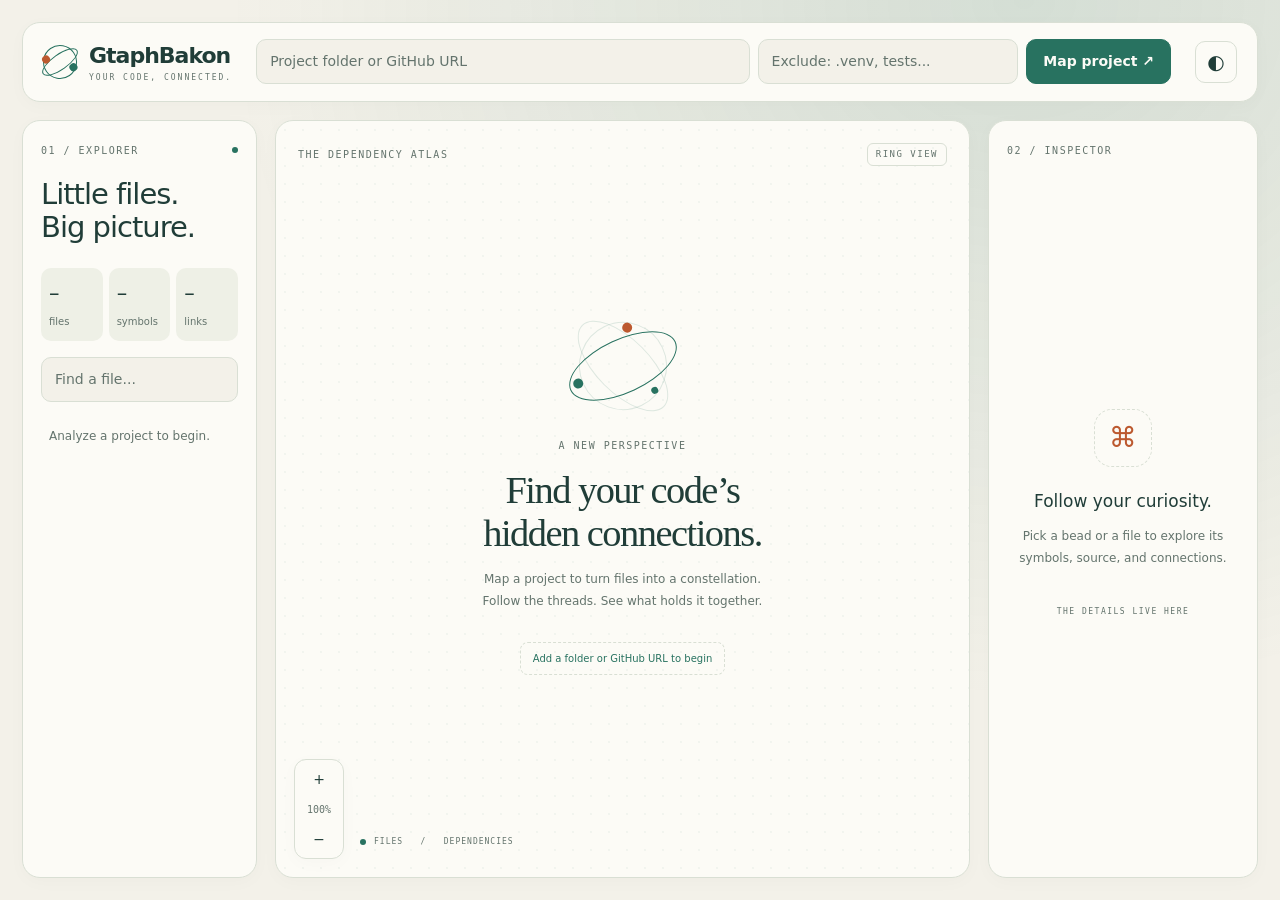
<file: frontendlow/index.html>
<!doctype html>
<html lang="en" data-theme="light">
<head>
  <meta charset="utf-8">
  <meta name="viewport" content="width=device-width, initial-scale=1">
  <title>GtaphBakon · Code Atlas</title>
  <link rel="stylesheet" href="style.css">
  <script>document.documentElement.dataset.theme = localStorage.getItem("pyarch-lite-theme") || (matchMedia("(prefers-color-scheme: dark)").matches ? "dark" : "light");</script>
</head>
<body>
  <div class="blobs" aria-hidden="true"><i></i><i></i><i></i></div>

  <header class="glass topbar">
    <div class="brand"><span class="drop" aria-hidden="true"></span><div><b>GtaphBakon</b><small>YOUR CODE, CONNECTED.</small></div></div>
    <form id="scan-form" class="scan">
      <input id="path" aria-label="Project folder or GitHub URL" placeholder="Project folder or GitHub URL" required>
      <input id="exclude" aria-label="Exclusions, comma separated" placeholder="Exclude: .venv, tests...">
      <button class="pill primary" type="submit">Map project ↗</button>
    </form>
    <button id="theme" class="pill round" type="button" aria-label="Toggle theme">◐</button>
  </header>

  <div id="progress" class="progress" hidden><span></span></div>

  <main class="layout">
    <aside class="glass panel">
      <div class="panel-heading"><span class="eyebrow">01 / EXPLORER</span><span class="status-dot" aria-hidden="true"></span></div>
      <h1>Little files.<br>Big picture.</h1>
      <div class="stats" id="stats">
        <div><b>–</b><small>files</small></div>
        <div><b>–</b><small>symbols</small></div>
        <div><b>–</b><small>links</small></div>
      </div>
      <input id="filter" class="filter" aria-label="Filter files" placeholder="Find a file...">
      <ul id="files" class="files"><li class="muted">Analyze a project to begin.</li></ul>
    </aside>

    <section class="glass ring-wrap">
      <div class="map-heading"><span class="eyebrow">THE DEPENDENCY ATLAS</span><span class="map-badge">RING VIEW</span></div>
      <svg id="ring" viewBox="-500 -500 1000 1000" role="img" aria-label="Dependency ring"></svg>
      <div class="zoom glass">
        <button type="button" data-zoom="in" aria-label="Zoom in" title="Zoom in (+)">+</button>
        <button type="button" data-zoom="fit" id="zoom-level" aria-label="Fit ring" title="Fit (0)">100%</button>
        <button type="button" data-zoom="out" aria-label="Zoom out" title="Zoom out (−)">−</button>
      </div>
      <div id="hint" class="hint"><div class="orbit" aria-hidden="true"><i></i><i></i><i></i></div><span class="eyebrow">A NEW PERSPECTIVE</span><h2>Find your code’s<br>hidden connections.</h2><p>Map a project to turn files into a constellation.<br>Follow the threads. See what holds it together.</p><span class="hint-step">Add a folder or GitHub URL to begin</span></div>
      <div class="map-caption"><span class="status-dot" aria-hidden="true"></span> FILES &nbsp; / &nbsp; DEPENDENCIES</div>
      <a id="export" class="pill export" hidden download>Export JSON</a>
    </section>

    <aside class="glass panel inspector" id="inspector">
      <span class="eyebrow">02 / INSPECTOR</span><div class="inspector-empty"><span class="inspect-symbol" aria-hidden="true">⌘</span><h2>Follow your curiosity.</h2><p class="muted">Pick a bead or a file to explore its symbols, source, and connections.</p><span class="eyebrow">THE DETAILS LIVE HERE</span></div>
    </aside>
  </main>

  <div id="toast" class="glass toast" hidden></div>
  <script src="app.js"></script>
</body>
</html>
</file>
<file: frontendlow/style.css>
:root {
  color-scheme: light;
  --bg: #f3f1e9;
  --text: #203d38;
  --muted: #64746d;
  --glass: #fcfbf6;
  --glass-edge: #d9dfd4;
  --shadow: 0 4px 18px #243f3506;
  --accent: #287260;
  --accent-2: #bc592f;
  --line: #28726026;
  --grid: #2872600c;
  --soft: #eef0e6;
}
[data-theme="dark"] {
  color-scheme: dark;
  --bg: #101c1a;
  --text: #e2ebe0;
  --muted: #9daea4;
  --glass: #182622;
  --glass-edge: #32453b;
  --shadow: 0 4px 18px #00000016;
  --accent: #8bc8ab;
  --accent-2: #f1a078;
  --line: #8bc8ab30;
  --grid: #8bc8ab0c;
  --soft: #20352c;
}
* { box-sizing: border-box; }
[hidden] { display: none !important; }
html, body { margin: 0; min-height: 100%; }
body {
  font: 14px/1.5 "Segoe UI", system-ui, sans-serif;
  color: var(--text);
  background: var(--bg);
  height: 100dvh;
  display: flex;
  flex-direction: column;
  gap: 18px;
  padding: 22px;
}
.blobs { position: fixed; inset: 0; pointer-events: none; z-index: -1; background: radial-gradient(ellipse at 80% 0%, var(--line), transparent 55%); }
.blobs i { display: none; }
.glass { background: var(--glass); border: 1px solid var(--glass-edge); border-radius: 18px; box-shadow: var(--shadow); }
.muted { color: var(--muted); }
.eyebrow, .map-badge, .map-caption { font: 10px/1.5 Consolas, monospace; letter-spacing: 1.5px; color: var(--muted); }
.topbar { display: flex; align-items: center; gap: 24px; padding: 16px 20px; }
.brand { display: flex; align-items: center; gap: 12px; white-space: nowrap; }
.brand b { font-size: 22px; letter-spacing: -1px; }
.brand small { display: block; font: 8px/1.6 Consolas, monospace; letter-spacing: 2px; color: var(--muted); }
.drop { position: relative; width: 34px; height: 34px; border: 1px solid var(--accent); border-radius: 50%; transform: rotate(-35deg); }
.drop::before { content: ""; position: absolute; inset: 8px -5px; border: 1px solid var(--accent); border-radius: 50%; }
.drop::after { content: ""; position: absolute; width: 8px; height: 8px; top: 2px; left: 2px; border-radius: 50%; background: var(--accent-2); box-shadow: 18px 22px 0 var(--accent); }
.scan { flex: 1; display: flex; gap: 8px; }
input { font: inherit; color: var(--text); background: var(--bg); border: 1px solid var(--glass-edge); border-radius: 10px; padding: 11px 13px; outline: none; min-width: 0; }
input::placeholder { color: var(--muted); opacity: 1; }
input:focus { border-color: var(--accent); box-shadow: 0 0 0 3px var(--line); }
#path { flex: 2; } #exclude { flex: 1; }
.pill { font: inherit; font-weight: 600; color: var(--text); cursor: pointer; text-decoration: none; border: 1px solid var(--glass-edge); border-radius: 10px; padding: 10px 16px; background: var(--glass); transition: transform .15s, background .15s; }
.pill:hover { transform: translateY(-1px); background: var(--soft); }
.pill.primary { color: var(--glass); border-color: var(--accent); background: var(--accent); white-space: nowrap; }
.pill.round { width: 42px; height: 42px; padding: 0; font-size: 20px; flex-shrink: 0; }
button:focus-visible, a:focus-visible { outline: 2px solid var(--accent-2); outline-offset: 3px; }
.progress { height: 4px; flex-shrink: 0; border-radius: 4px; background: var(--line); overflow: hidden; margin-top: -12px; }
.progress span { display: block; height: 100%; width: 0; background: var(--accent-2); transition: width .3s; }
.layout { flex: 1; min-height: 0; display: grid; grid-template-columns: 235px minmax(0, 1fr) 270px; gap: 18px; }
.panel { padding: 22px 18px; display: flex; flex-direction: column; gap: 16px; min-height: 0; overflow: auto; }
.panel-heading { display: flex; justify-content: space-between; align-items: center; }
.status-dot { width: 6px; height: 6px; border-radius: 50%; background: var(--accent); display: inline-block; }
h1 { font-size: 29px; font-weight: 500; line-height: 1.15; letter-spacing: -1px; margin: 4px 0 8px; }
.stats { display: grid; grid-template-columns: repeat(3, 1fr); gap: 6px; }
.stats div { background: var(--soft); border-radius: 10px; padding: 10px 8px; }
.stats b { display: block; font-size: 21px; font-weight: 500; }
.stats small { color: var(--muted); font-size: 10px; }
.filter { width: 100%; }
.files { list-style: none; margin: 0; padding: 0; overflow: auto; }
.files li { padding: 9px 8px; border-radius: 8px; cursor: pointer; overflow: hidden; text-overflow: ellipsis; white-space: nowrap; font-size: 12px; }
.files li:hover, .files li.active { background: var(--line); }
.files li small { color: var(--muted); float: right; }
.ring-wrap { position: relative; min-height: 0; display: grid; place-items: center; overflow: hidden; background-image: radial-gradient(var(--grid) 1px, transparent 1px); background-size: 18px 18px; }
.map-heading { position: absolute; top: 22px; left: 22px; right: 22px; display: flex; align-items: center; justify-content: space-between; gap: 12px; pointer-events: none; }
.map-badge { border: 1px solid var(--glass-edge); border-radius: 6px; padding: 4px 8px; font-size: 9px; white-space: nowrap; }
#ring { width: 100%; height: 100%; min-height: 0; cursor: grab; touch-action: none; user-select: none; }
#ring.panning { cursor: grabbing; }
.zoom { position: absolute; left: 18px; bottom: 18px; display: flex; flex-direction: column; padding: 4px; border-radius: 12px; }
.zoom button { font: inherit; color: var(--text); background: none; border: 0; border-radius: 8px; width: 40px; height: 30px; cursor: pointer; }
.zoom button:hover { background: var(--line); }
.zoom #zoom-level { font: 10px Consolas, monospace; color: var(--muted); }
.hint { position: absolute; text-align: center; pointer-events: none; max-width: 90%; }
.hint h2 { font-family: Georgia, serif; font-size: clamp(28px, 3vw, 46px); line-height: 1.12; letter-spacing: -1.5px; font-weight: 400; margin: 14px 0; }
.hint p { font-size: 12px; color: var(--muted); line-height: 1.8; }
.hint-step { display: inline-block; margin-top: 18px; padding: 8px 12px; border: 1px dashed var(--glass-edge); border-radius: 8px; font-size: 10px; color: var(--accent); }
.orbit { width: 88px; height: 88px; border: 1px solid var(--line); border-radius: 50%; margin: 0 auto 24px; position: relative; transform: rotate(-25deg); }
.orbit::before, .orbit::after { content: ""; position: absolute; inset: 16px -15px; border: 1px solid var(--accent); border-radius: 50%; }
.orbit::after { transform: rotate(70deg); border-color: var(--line); }
.orbit i { position: absolute; width: 10px; height: 10px; border-radius: 50%; background: var(--accent); top: 35px; left: -10px; }
.orbit i:nth-child(2) { background: var(--accent-2); top: 5px; left: 58px; }
.orbit i:nth-child(3) { width: 7px; height: 7px; top: 75px; left: 58px; }
.map-caption { position: absolute; left: 84px; bottom: 29px; display: flex; align-items: center; gap: 8px; font-size: 8px; letter-spacing: 1px; pointer-events: none; }
.export { position: absolute; right: 18px; bottom: 18px; font-size: 11px; }
.chord { fill: none; stroke: var(--line); stroke-width: 1.4; transition: stroke .2s, opacity .2s; }
.chord.hot { stroke: var(--accent-2); stroke-width: 2.4; }
.bead { fill: var(--accent); stroke: var(--glass); stroke-width: 2; cursor: pointer; }
.bead:hover, .bead.active { fill: var(--accent-2); }
.label { fill: var(--muted); font: 11px Consolas, monospace; pointer-events: none; }
.label.active { fill: var(--text); font-weight: 600; }
#ring.focused .chord:not(.hot) { opacity: .12; }
.inspector h2 { margin: 0; font-size: 17px; font-weight: 500; overflow-wrap: anywhere; }
.inspector-empty { margin: auto 0; padding: 35px 0; text-align: center; }
.inspect-symbol { display: grid; place-items: center; width: 58px; height: 58px; border: 1px dashed var(--glass-edge); border-radius: 18px; color: var(--accent-2); font-size: 28px; margin: 0 auto 22px; }
.inspector-empty p { font-size: 12px; line-height: 1.8; margin: 12px 0 30px; }
.inspector-empty .eyebrow { font-size: 8px; }
.inspector h4 { margin: 10px 0 0; font-size: 12px; }
.tag { display: inline-block; font-size: 10px; padding: 3px 8px; border-radius: 6px; background: var(--line); margin: 0 4px 4px 0; overflow-wrap: anywhere; }
.rel { padding: 8px; border-radius: 8px; background: var(--soft); margin-bottom: 4px; font-size: 12px; overflow-wrap: anywhere; }
.rel b { color: var(--accent); }
pre { margin: 0; padding: 10px; border-radius: 10px; background: var(--soft); font-size: 11px; overflow: auto; max-height: 260px; flex-shrink: 0; }
.toast { position: fixed; left: 50%; bottom: 20px; transform: translateX(-50%); padding: 12px 18px; max-width: calc(100% - 32px); z-index: 5; }
@media (max-width: 1200px) {
  .topbar { flex-wrap: wrap; gap: 16px; }
  .scan { order: 3; flex-basis: 100%; }
  .topbar > .round { margin-left: auto; }
  .layout { grid-template-columns: 210px minmax(0, 1fr) 225px; gap: 12px; }
  .map-caption { display: none; }
}
@media (max-width: 960px) {
  body { height: auto; min-height: 100dvh; padding: 14px; }
  .layout { grid-template-columns: 1fr; }
  .ring-wrap { height: 70vh; min-height: 480px; }
  .files { max-height: 220px; }
  .panel h1 br { display: none; }
  .inspector-empty { padding: 20px 0; }
}
@media (max-width: 560px) {
  .scan { flex-wrap: wrap; }
  #path { flex-basis: 100%; }
  #exclude { flex: 1; width: 0; }
  .topbar { padding: 16px; }
  .map-heading { left: 16px; right: 16px; }
  .map-heading .eyebrow { font-size: 8px; }
}
@media (prefers-reduced-motion: reduce) {
  *, *::before, *::after { transition: none !important; }
}
</file>
